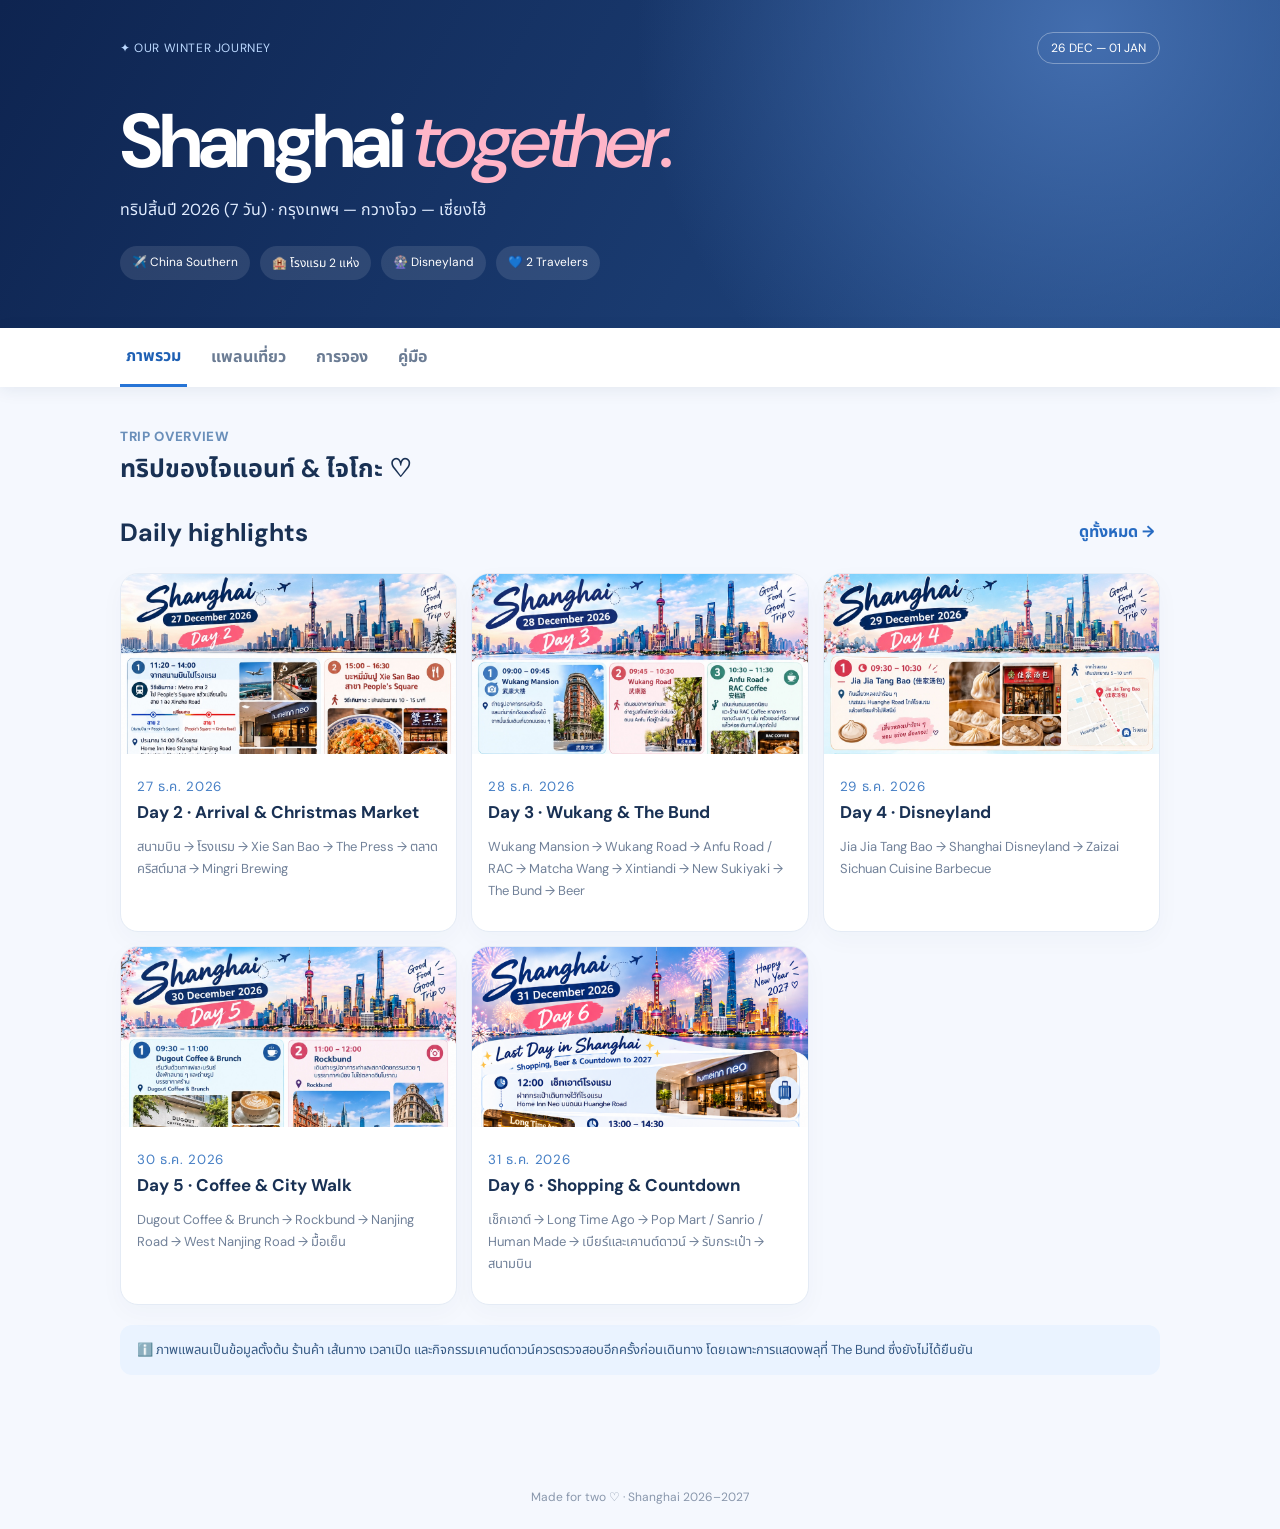
<file: index.html>
<!doctype html><html lang="th"><head><meta charset="utf-8"><meta name="viewport" content="width=device-width,initial-scale=1"><meta name="theme-color" content="#142e61"><title>Our Shanghai Trip · 2026–2027</title><link rel="preconnect" href="https://fonts.googleapis.com"><link href="https://fonts.googleapis.com/css2?family=DM+Sans:wght@400;500;600;700;800&family=Noto+Sans+Thai:wght@400;500;600;700&display=swap" rel="stylesheet"><style>:root{font-family:'DM Sans','Noto Sans Thai',sans-serif;color:#193154;background:#f5f8fe}*{box-sizing:border-box}body{margin:0}button,input,select{font:inherit}button{cursor:pointer}.wrap{max-width:1080px;margin:auto;padding:0 20px}.hero{background:radial-gradient(circle at 85% 10%,#436eaf 0,transparent 40%),linear-gradient(120deg,#0e2450,#234c88);color:white;padding:32px 0 48px}.top,.section-head,.expense-row,.settle{display:flex;align-items:center;justify-content:space-between;gap:14px}.eyebrow,small,.label{letter-spacing:.05em}.eyebrow{font-size:12px;color:#bcd9ff}.pill{border:1px solid #ffffff55;border-radius:99px;padding:7px 13px;font-size:12px}.hero h1{font-size:clamp(40px,8vw,76px);letter-spacing:-.055em;line-height:1.05;margin:38px 0 10px}.hero em{color:#ffb5c8;font-weight:500}.hero p{color:#e0ecff}.hero-tags{display:flex;gap:10px;flex-wrap:wrap;margin-top:24px}.hero-tags span{border-radius:30px;background:#ffffff1b;padding:8px 12px;font-size:12px}.tabs{position:sticky;top:0;background:#fff;box-shadow:0 3px 16px #1e365514;z-index:4}.tabrow{display:flex;overflow-x:auto;gap:18px}.tabrow button{border:0;background:transparent;white-space:nowrap;padding:16px 6px;color:#6b7c94;font-weight:700}.tabrow button.active{color:#1e60b4;border-bottom:3px solid #2674d6}.pane{display:none;padding:30px 0 70px}.pane.active{display:block}.section-head{margin:8px 0 20px}.section-head h2{margin:4px 0;font-size:25px}.section-head small{color:#6a8fba;font-weight:800}.stats{display:grid;grid-template-columns:repeat(3,1fr);gap:14px;margin:20px 0 32px}.stat,.panel,.daycard{background:#fff;border:1px solid #e4ebf5;border-radius:18px;padding:22px;box-shadow:0 8px 24px #20396008}.stat span,.stat small{display:block;color:#6a7d97;font-size:12px}.stat strong{display:block;font-size:clamp(22px,3vw,29px);margin:8px 0;color:#183b76}.daygrid{display:grid;grid-template-columns:repeat(3,1fr);gap:14px}.daycard{padding:0;overflow:hidden}.daycard img{width:100%;height:180px;object-fit:cover;object-position:top}.daycard .inner{padding:16px}.daycard h3{margin:4px 0;font-size:17px}.daycard p,.muted{color:#718199;font-size:13px;line-height:1.7}.daycard small{color:#467fc5}.days{display:grid;gap:22px}.daydetail{background:#fff;border:1px solid #e4ebf5;border-radius:20px;padding:20px}.daydetail .date{color:#447fc4;font-weight:800;font-size:12px}.daydetail h3{font-size:23px;margin:5px 0}.daydetail p{color:#687b94}.daydetail img{display:block;width:100%;max-width:690px;margin:18px auto 0;border-radius:12px}.daydetail .timelist{line-height:2;color:#31496b}.bookinggrid,.twocol{display:grid;grid-template-columns:repeat(2,1fr);gap:16px}.bookinggrid{margin-top:22px}.panel h3{margin:4px 0 15px}.panel p{line-height:1.75}.label{color:#427cc3;font-size:12px;font-weight:800}.flight{display:grid;gap:3px;padding:12px 0;border-bottom:1px solid #edf0f6}.flight span{font-weight:600}.flight small{color:#78879c}.price{font-weight:800;font-size:22px;margin-top:16px}.paid,.pending,.status{display:inline-block;font-size:11px;font-weight:700;padding:7px 10px;border-radius:30px;background:#e7f5ef;color:#167452;vertical-align:middle}.pending{background:#fff1df;color:#9b651e}.status{background:#eaf0fc;color:#3e69a3}.note{background:#eaf3ff;border-radius:12px;padding:14px 17px;color:#375b85;font-size:13px;line-height:1.7;margin:20px 0}.expense-row{padding:13px 0;border-bottom:1px solid #e9eef6}.expense-row:last-child{border-bottom:0}.twocol{margin:18px 0}form label{display:block;font-size:13px;font-weight:700;margin:12px 0}input,select{display:block;width:100%;border:1px solid #dbe4f0;border-radius:10px;padding:11px 12px;background:#fff;margin-top:6px;color:#193154}.fields{display:grid;grid-template-columns:1fr 1fr;gap:12px}.primary{border:0;border-radius:12px;background:#2569c6;color:white;padding:13px 20px;font-weight:800;width:100%;margin-top:12px}.settle{padding:12px 0;border-bottom:1px solid #e9eef6}.textbtn{background:none;border:0;color:#276bc2;font-weight:700}.delete{border:0;background:#fff0f0;color:#b72e42;border-radius:8px;padding:7px 10px}.expense-list-item{display:flex;justify-content:space-between;align-items:center;gap:10px;border-bottom:1px solid #edf0f6;padding:13px 0}.expense-list-item small{color:#7a899c}.expense-list-item strong{white-space:nowrap}footer{text-align:center;color:#8997ac;padding:24px;font-size:12px}@media(max-width:700px){.stats,.daygrid,.bookinggrid,.twocol{grid-template-columns:1fr}.hero{padding-bottom:30px}.hero h1{margin-top:26px}.stat{padding:16px}.daycard img{height:220px}.section-head h2{font-size:22px}.fields{grid-template-columns:1fr 1fr}}
</style></head><body>
<header class="hero"><div class="wrap"><div class="top"><span class="eyebrow">✦ OUR WINTER JOURNEY</span><span class="pill">26 DEC — 01 JAN</span></div><h1>Shanghai <em>together.</em></h1><p>ทริปสิ้นปี 2026 (7 วัน) · กรุงเทพฯ — กวางโจว — เซี่ยงไฮ้</p><div class="hero-tags"><span>✈️ China Southern</span><span>🏨 โรงแรม 2 แห่ง</span><span>🎡 Disneyland</span><span>💙 2 Travelers</span></div></div></header>
<nav class="tabs"><div class="wrap tabrow"><button class="active" data-tab="home">ภาพรวม</button><button data-tab="plan">แพลนเที่ยว</button><button data-tab="bookings">การจอง</button><button data-tab="guide">คู่มือ</button></div></nav>
<main class="wrap"><section id="home" class="pane active"><div class="section-head"><div><small>TRIP OVERVIEW</small><h2>ทริปของไจแอนท์ & ไจโกะ ♡</h2></div></div><div class="section-head"><h2>Daily highlights</h2><button class="textbtn" data-go="plan">ดูทั้งหมด →</button></div><div id="preview" class="daygrid"></div><div class="note">ℹ️ ภาพแพลนเป็นข้อมูลตั้งต้น ร้านค้า เส้นทาง เวลาเปิด และกิจกรรมเคานต์ดาวน์ควรตรวจสอบอีกครั้งก่อนเดินทาง โดยเฉพาะการแสดงพลุที่ The Bund ซึ่งยังไม่ได้ยืนยัน</div></section>
<section id="plan" class="pane"><div class="section-head"><div><small>DAILY ITINERARY</small><h2>แพลนเที่ยว 7 วัน</h2></div></div><div id="dayList" class="days"></div></section>
<section id="bookings" class="pane"><div class="section-head"><div><small>FLIGHTS & HOTELS</small><h2>รายละเอียดการเดินทาง</h2></div></div><div class="bookinggrid"><article class="panel"><span class="label">✈️ ขาไป · 26–27 ธ.ค.</span><h3>Bangkok → Guangzhou → Shanghai</h3><div class="flight"><b>26 ธ.ค. 18:55</b><span>BKK T1 → CAN T2</span><small>CZ364 · ถึง 23:00</small></div><div class="flight"><b>27 ธ.ค. 09:00</b><span>CAN T2 → PVG T2</span><small>CZ8211 · ถึง 11:20</small></div><p class="muted">พักค้างคืนที่กวางโจว · สัมภาระตามข้อมูลการจองไม่ต้องรับและโหลดใหม่</p></article><article class="panel"><span class="label">✈️ ขากลับ · 1 ม.ค.</span><h3>Shanghai → Guangzhou → Bangkok</h3><div class="flight"><b>06:55</b><span>PVG T2 → CAN T2</span><small>CZ3549 · ถึง 09:35</small></div><div class="flight"><b>12:00</b><span>CAN T2 → BKK T1</span><small>CZ5095 · ถึง 14:00</small></div><p class="muted">ต่อเครื่องกวางโจว 2 ชม. 25 นาที · เวลาเป็นเวลาท้องถิ่น</p></article><article class="panel"><span class="label">🏨 26–27 ธ.ค. · 1 คืน</span><h3>Baiyun Airport Konggang Hotel</h3><p>No. 83 Huaxi Road, Baiyun, Guangzhou</p><p>เช็กอินหลัง 11:00 · เช็กเอาต์ก่อน 14:00</p><p class="muted">มีบริการรถรับส่ง โปรดยืนยันรอบรถกับโรงแรม</p></article><article class="panel"><span class="label">🏨 27–31 ธ.ค. · 4 คืน</span><h3>Home Inn Neo · Huanghe Road</h3><p>No. 288 Huanghe Road, Huangpu, Shanghai</p><p>เช็กอินหลัง 14:00 · เช็กเอาต์ก่อน 14:00</p><p class="muted">31 ธ.ค. ฝากกระเป๋าหลังเช็กเอาต์ — ต้องยืนยันกับโรงแรม</p></article></div></section>

<section id="guide" class="pane"><div class="section-head"><div><small>GOOD TO KNOW</small><h2>คู่มือก่อนเดินทาง</h2></div></div><div class="bookinggrid"><article class="panel"><h3>🧳 คืนวันที่ 31 ธันวาคม</h3><p>12:00 เช็กเอาต์และฝากกระเป๋า · เคานต์ดาวน์เสร็จกลับไปรับกระเป๋า · ตั้งเป้าออกจากโรงแรมประมาณ 01:30–02:00 เพื่อไป PVG T2</p><p class="muted">ตรวจสอบรถรับจ้างและเวลาเดินทางจริงในคืนปีใหม่ ควรไปถึงสนามบินราว 03:30–04:00</p></article><article class="panel"><h3>💳 การชำระเงิน</h3><p>เตรียม Alipay / WeChat Pay และตรวจสอบวิธีชำระเงินของร้านล่วงหน้า</p></article><article class="panel"><h3>📍 แผนที่และร้านค้า</h3><p>ตรวจสอบที่ตั้งสาขาและเวลาเปิดของแต่ละร้านอีกครั้ง โดยเฉพาะร้านที่อาจมีหลายสาขา</p></article><article class="panel"><h3>🎆 คืนเคานต์ดาวน์</h3><p>ยังไม่มีการยืนยันร้านเบียร์ งานเคานต์ดาวน์ หรือการแสดงพลุบริเวณ The Bund ภาพประกอบไม่ใช่กำหนดการจริง</p></article></div></section></main><footer>Made for two ♡ · Shanghai 2026–2027</footer><script>const $=id=>document.getElementById(id);
const days=[
{date:'26 ธ.ค. 2026',name:'Day 1 · Bangkok → Guangzhou',desc:'18:55 ออกจากสุวรรณภูมิ · 23:00 ถึงกวางโจว · เดินทางไปพัก Baiyun Airport Konggang Hotel',times:['18:55 — CZ364 ออกจาก BKK T1','23:00 — ถึง CAN T2','หลังจากนั้น — เข้าโรงแรมกวางโจว (ตรวจสอบรถรับส่ง)']},
{date:'27 ธ.ค. 2026',name:'Day 2 · Arrival & Christmas Market',img:'day2.jpg',desc:'สนามบิน → โรงแรม → Xie San Bao → The Press → ตลาดคริสต์มาส → Mingri Brewing',times:['09:00–11:20 — บิน CAN → PVG','11:20–14:00 — เดินทางเข้าเมือง / โรงแรม','15:00 — Xie San Bao','17:00 — The Press','17:45–20:00 — ตลาดคริสต์มาส (ตรวจสอบการจัดงาน)','20:00 — Mingri Brewing']},
{date:'28 ธ.ค. 2026',name:'Day 3 · Wukang & The Bund',img:'day3.jpg',desc:'Wukang Mansion → Wukang Road → Anfu Road / RAC → Matcha Wang → Xintiandi → New Sukiyaki → The Bund → Beer',times:['09:00 — Wukang Mansion','09:45 — Wukang Road','10:30 — Anfu Road / RAC Coffee','13:00 — Matcha Wang','14:30 — Xintiandi','17:00 — New Sukiyaki','18:45 — The Bund','20:00 — ร้านเบียร์ (เลือก Beer Lady / The Captain Bar)'],notice:'ภาพต้นฉบับมี Pushing Coffee แต่เคยคุยกันว่าจะตัดออก จึงยังไม่ยืนยันจุดนี้'},
{date:'29 ธ.ค. 2026',name:'Day 4 · Disneyland',img:'day4.jpg',desc:'Jia Jia Tang Bao → Shanghai Disneyland → Zaizai Sichuan Cuisine Barbecue',times:['09:30 — Jia Jia Tang Bao','ช่วงสาย–ค่ำ — Shanghai Disneyland','หลังออกจากสวนสนุก — มื้อเย็น'],notice:'เวลาเข้าสวนสนุกในภาพต้นฉบับเป็น 10:45 แต่เคยคุยว่าอยากไปใกล้เที่ยง ต้องยืนยันอีกครั้ง'},
{date:'30 ธ.ค. 2026',name:'Day 5 · Coffee & City Walk',img:'day5.jpg',desc:'Dugout Coffee & Brunch → Rockbund → Nanjing Road → West Nanjing Road → มื้อเย็น',times:['09:30 — Dugout Coffee & Brunch','11:00 — Rockbund','12:00 — Nanjing Road','15:00 — West Nanjing Road / ช้อปปิ้ง','19:00 — มื้อเย็น'],notice:'ภาพเดิมมี Jing’an Temple แต่เคยระบุว่าไม่อยากไปวัด จึงตัดการเข้าวัดออกจากแผนข้อความ'},
{date:'31 ธ.ค. 2026',name:'Day 6 · Shopping & Countdown',img:'day6.png',desc:'เช็กเอาต์ → Long Time Ago → Pop Mart / Sanrio / Human Made → เบียร์และเคานต์ดาวน์ → รับกระเป๋า → สนามบิน',times:['12:00 — เช็กเอาต์และฝากกระเป๋า (ยืนยันกับโรงแรม)','13:00 — Long Time Ago','14:30–19:00 — Shopping','19:00–00:00 — เบียร์ / Countdown (ยังไม่ยืนยันร้านหรืองาน)','00:30–01:30 — รับกระเป๋าที่โรงแรม','01:30–02:00 — เดินทางไป PVG T2'],notice:'ภาพพลุเป็นภาพตกแต่ง ไม่ได้ยืนยันว่าจะมีพลุจริงที่ The Bund'},
{date:'1 ม.ค. 2027',name:'Day 7 · Back to Bangkok',desc:'06:55 PVG → 09:35 CAN · ต่อเครื่อง · 12:00 CAN → 14:00 BKK',times:['ประมาณ 03:30–04:00 — เป้าหมายถึงสนามบิน','06:55 — CZ3549 PVG T2 → CAN T2','09:35 — ถึงกวางโจว','12:00 — CZ5095 CAN T2 → BKK T1','14:00 — ถึงกรุงเทพฯ']}
];
const safe=s=>String(s??'').replace(/[&<>"']/g,c=>({'&':'&amp;','<':'&lt;','>':'&gt;','"':'&quot;',"'":'&#39;'}[c]));
function renderDays(){ $('preview').innerHTML=days.slice(1,6).map(d=>`<article class="daycard">${d.img?`<img loading="lazy" src="${d.img}" alt="${safe(d.name)}">`:''}<div class="inner"><small>${d.date}</small><h3>${safe(d.name)}</h3><p>${safe(d.desc)}</p></div></article>`).join('');$('dayList').innerHTML=days.map(d=>`<article class="daydetail"><span class="date">${d.date}</span><h3>${safe(d.name)}</h3><p>${safe(d.desc)}</p><div class="timelist">${d.times.map(t=>`<div>• ${safe(t)}</div>`).join('')}</div>${d.notice?`<div class="note">${safe(d.notice)}</div>`:''}${d.img?`<img loading="lazy" src="${d.img}" alt="แพลน ${safe(d.date)}">`:''}</article>`).join('')}
let records=[],db=null,tripCollection=null,live=false;
document.querySelectorAll('[data-tab]').forEach(b=>b.addEventListener('click',()=>go(b.dataset.tab)));
document.querySelectorAll('[data-go]').forEach(b=>b.addEventListener('click',()=>go(b.dataset.go)));
function go(tab){document.querySelectorAll('[data-tab]').forEach(b=>b.classList.toggle('active',b.dataset.tab===tab));document.querySelectorAll('.pane').forEach(p=>p.classList.toggle('active',p.id===tab));window.scrollTo({top:0,behavior:'smooth'})}
renderDays();</script></body></html>
</file>
